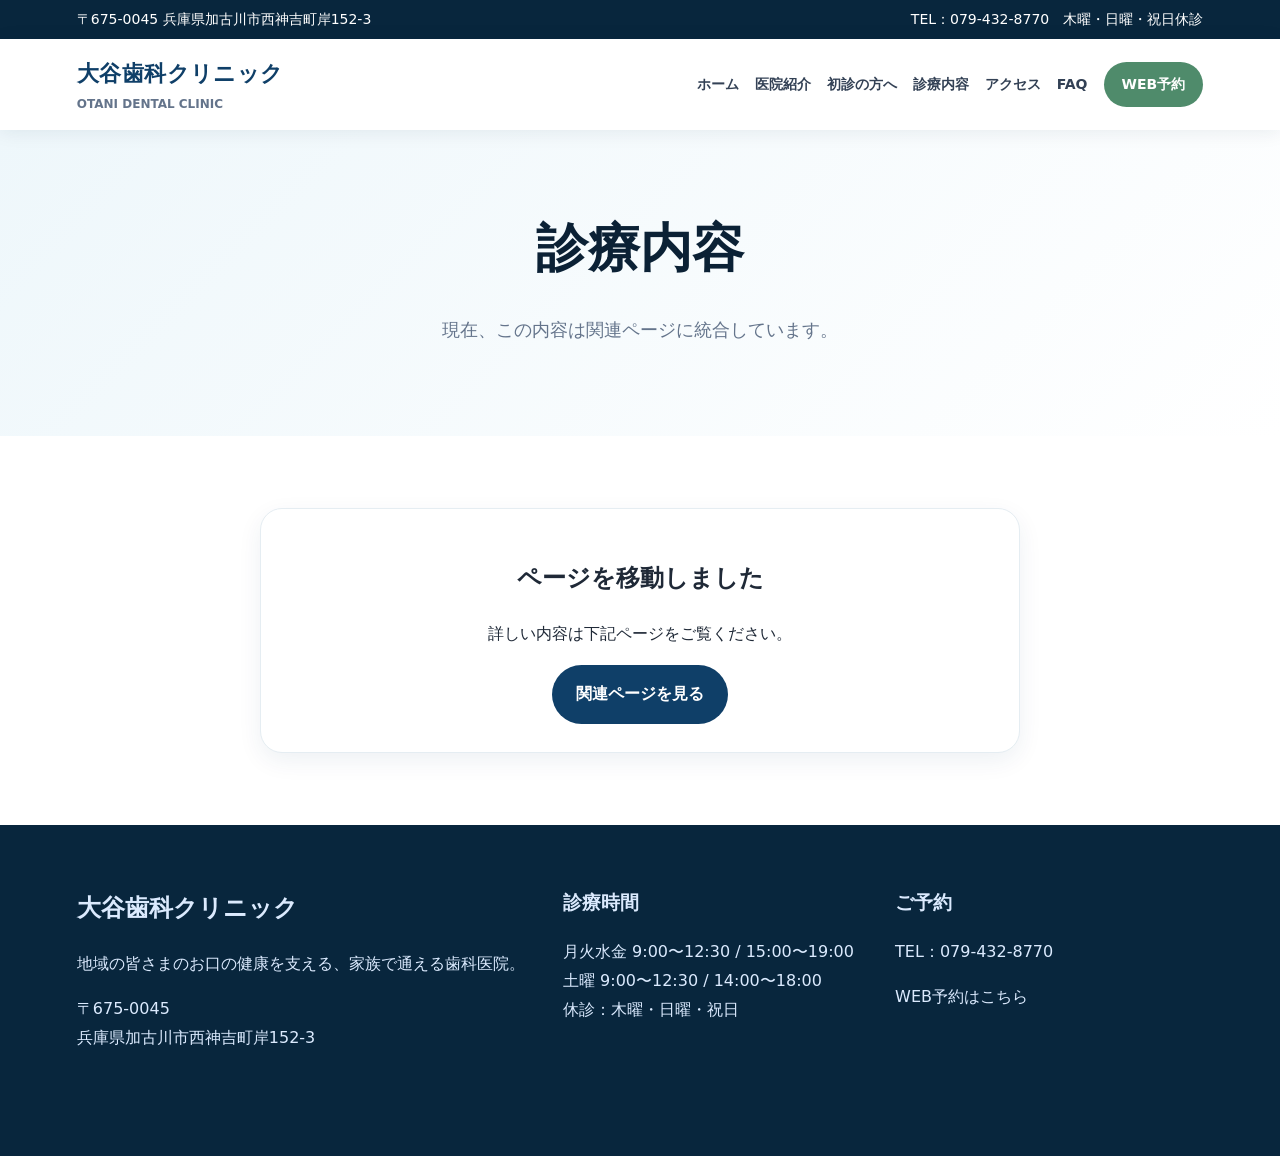
<file: case.html>
<!DOCTYPE html><html lang="ja"><head><meta charset="UTF-8"><meta name="viewport" content="width=device-width, initial-scale=1"><title>診療内容｜大谷歯科クリニック</title><meta name="description" content="大谷歯科クリニック｜加古川市・宝殿駅近くの歯科医院"><link rel="stylesheet" href="style.css"></head><body><div class="topbar"><span>〒675-0045 兵庫県加古川市西神吉町岸152-3</span><span>TEL：079-432-8770　木曜・日曜・祝日休診</span></div>
<header class="header">
  <a class="logo" href="index.html">大谷歯科クリニック<small>OTANI DENTAL CLINIC</small></a>
  <nav>
    <a href="index.html">ホーム</a>
    <a href="about.html">医院紹介</a>
    <a href="first.html">初診の方へ</a>
    <a href="treatment.html">診療内容</a>
    <a href="access.html">アクセス</a>
    <a href="faq.html">FAQ</a>
    <a class="nav-btn" href="reservation.html">WEB予約</a>
  </nav>
</header><main><section class="page-hero"><h1>診療内容</h1><p>現在、この内容は関連ページに統合しています。</p></section><section class="section"><div class="card" style="max-width:760px;margin:auto;text-align:center"><h2>ページを移動しました</h2><p>詳しい内容は下記ページをご覧ください。</p><a class="btn primary" href="treatment.html">関連ページを見る</a></div></section></main><div class="fixed-cta"><a href="tel:0794328770">電話する</a><a href="reservation.html">WEB予約</a></div>
<footer class="footer">
  <div class="footer-grid">
    <div><h2>大谷歯科クリニック</h2><p>地域の皆さまのお口の健康を支える、家族で通える歯科医院。</p><p>〒675-0045<br>兵庫県加古川市西神吉町岸152-3</p></div>
    <div><h3>診療時間</h3><p>月火水金 9:00〜12:30 / 15:00〜19:00<br>土曜 9:00〜12:30 / 14:00〜18:00<br>休診：木曜・日曜・祝日</p></div>
    <div><h3>ご予約</h3><p><a href="tel:0794328770">TEL：079-432-8770</a></p><p><a href="reservation.html">WEB予約はこちら</a></p></div>
  </div>
</footer></body></html>
</file>
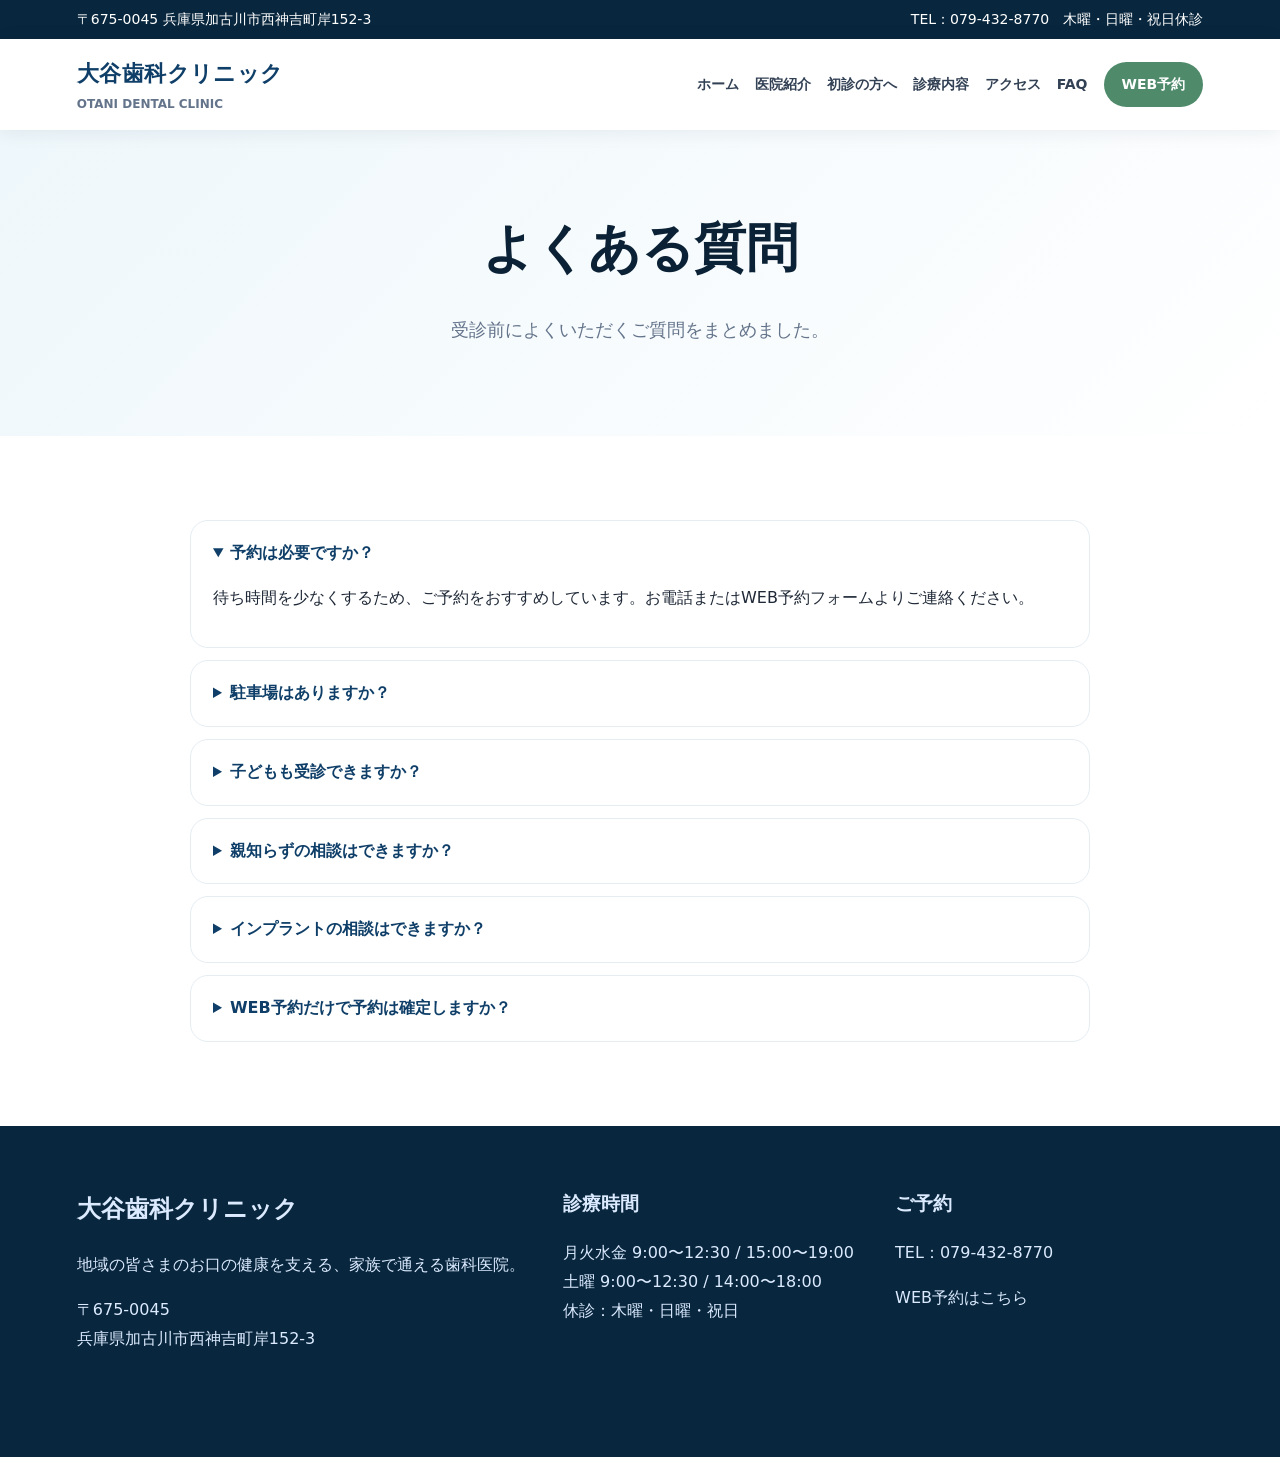
<file: faq.html>
<!DOCTYPE html><html lang="ja"><head><meta charset="UTF-8"><meta name="viewport" content="width=device-width, initial-scale=1"><title>faq｜大谷歯科クリニック</title><meta name="description" content="大谷歯科クリニック｜加古川市・宝殿駅近くの歯科医院"><link rel="stylesheet" href="style.css"></head><body><div class="topbar"><span>〒675-0045 兵庫県加古川市西神吉町岸152-3</span><span>TEL：079-432-8770　木曜・日曜・祝日休診</span></div>
<header class="header">
  <a class="logo" href="index.html">大谷歯科クリニック<small>OTANI DENTAL CLINIC</small></a>
  <nav>
    <a href="index.html">ホーム</a>
    <a href="about.html">医院紹介</a>
    <a href="first.html">初診の方へ</a>
    <a href="treatment.html">診療内容</a>
    <a href="access.html">アクセス</a>
    <a href="faq.html">FAQ</a>
    <a class="nav-btn" href="reservation.html">WEB予約</a>
  </nav>
</header><main><section class="page-hero"><h1>よくある質問</h1><p>受診前によくいただくご質問をまとめました。</p></section><section class="section"><div class="faq">
<details open><summary>予約は必要ですか？</summary><p>待ち時間を少なくするため、ご予約をおすすめしています。お電話またはWEB予約フォームよりご連絡ください。</p></details>
<details><summary>駐車場はありますか？</summary><p>はい、駐車場がございます。お車でもご来院いただけます。</p></details>
<details><summary>子どもも受診できますか？</summary><p>はい。小児歯科にも対応しています。怖がるお子さまにも、できるだけ無理のないように進めます。</p></details>
<details><summary>親知らずの相談はできますか？</summary><p>はい。口腔外科のご相談に対応しています。必要に応じてCT検査を行い、状態を確認します。</p></details>
<details><summary>インプラントの相談はできますか？</summary><p>はい。CTを活用し、骨の状態などを確認しながらご相談に対応します。</p></details>
<details><summary>WEB予約だけで予約は確定しますか？</summary><p>WEB予約フォーム送信後、医院からの確認連絡をもって予約確定となります。お急ぎの場合はお電話ください。</p></details>
</div></section></main><div class="fixed-cta"><a href="tel:0794328770">電話する</a><a href="reservation.html">WEB予約</a></div>
<footer class="footer">
  <div class="footer-grid">
    <div><h2>大谷歯科クリニック</h2><p>地域の皆さまのお口の健康を支える、家族で通える歯科医院。</p><p>〒675-0045<br>兵庫県加古川市西神吉町岸152-3</p></div>
    <div><h3>診療時間</h3><p>月火水金 9:00〜12:30 / 15:00〜19:00<br>土曜 9:00〜12:30 / 14:00〜18:00<br>休診：木曜・日曜・祝日</p></div>
    <div><h3>ご予約</h3><p><a href="tel:0794328770">TEL：079-432-8770</a></p><p><a href="reservation.html">WEB予約はこちら</a></p></div>
  </div>
</footer></body></html>
</file>
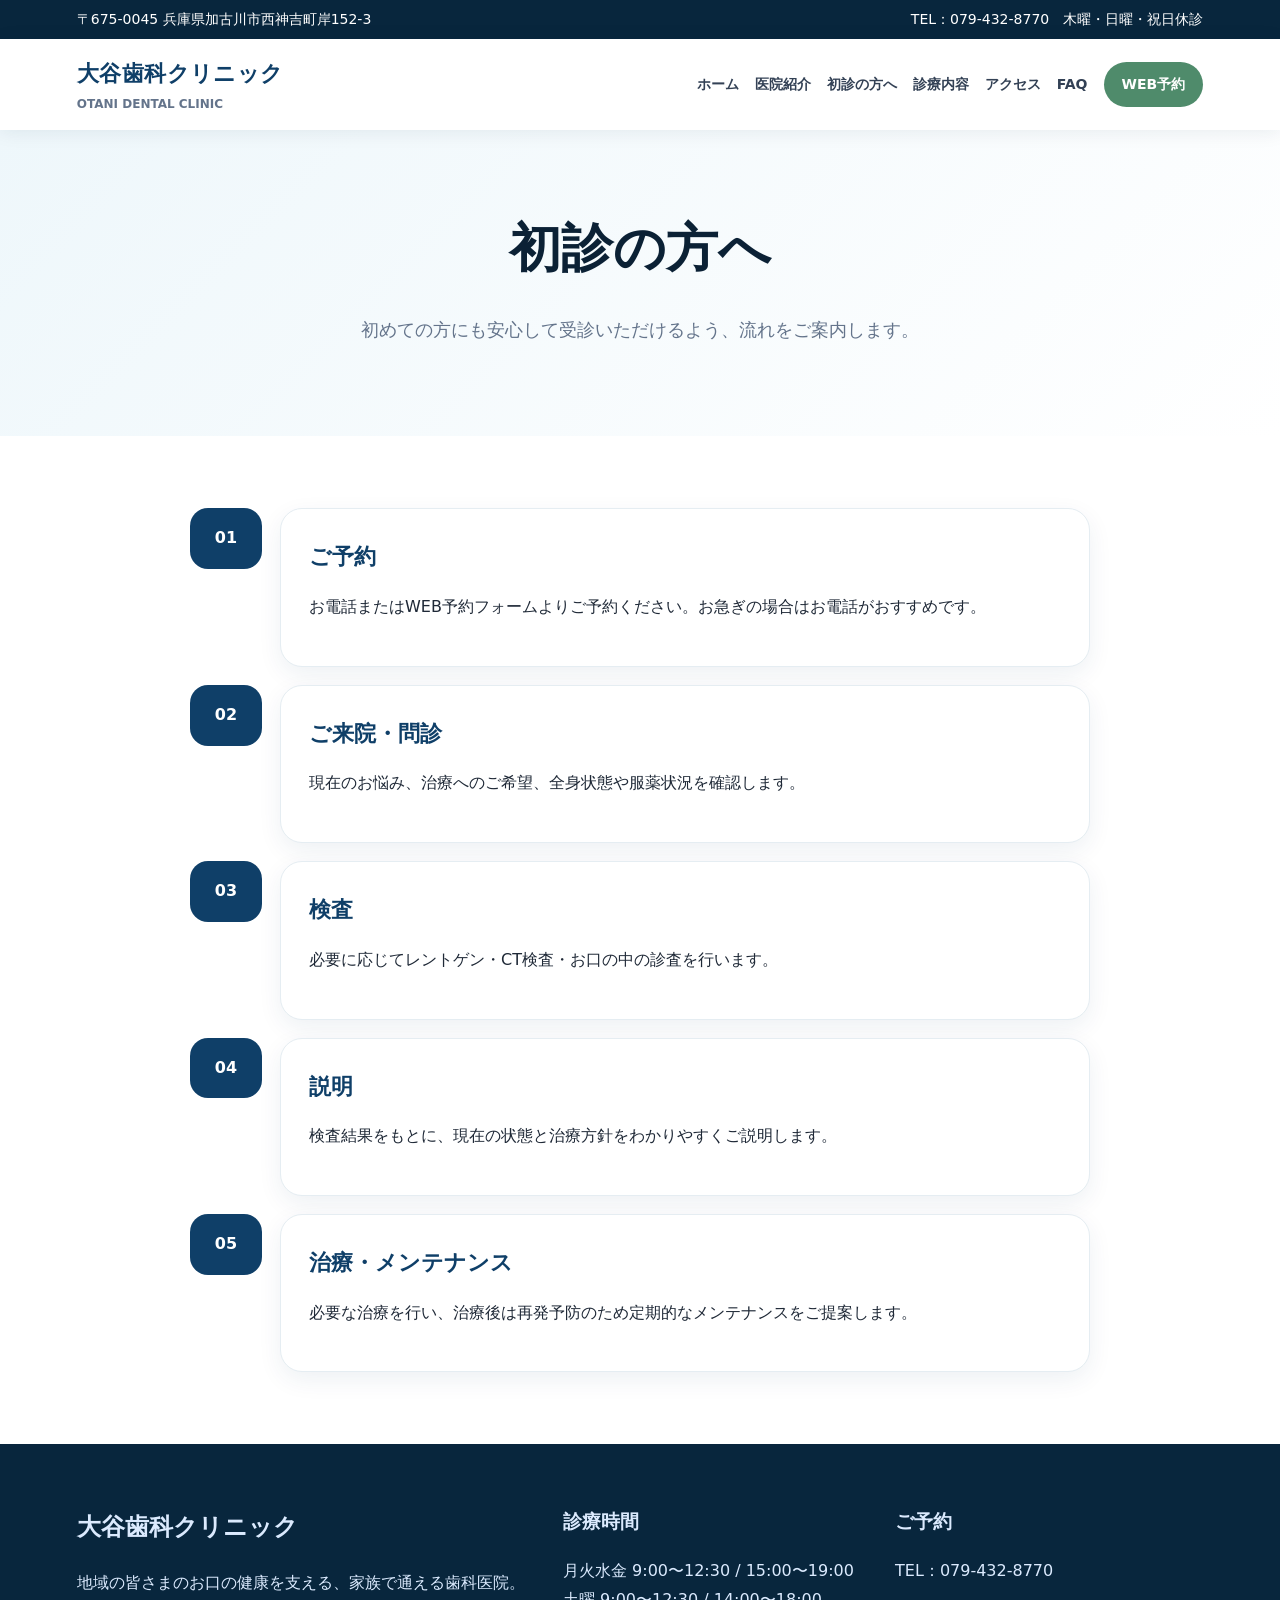
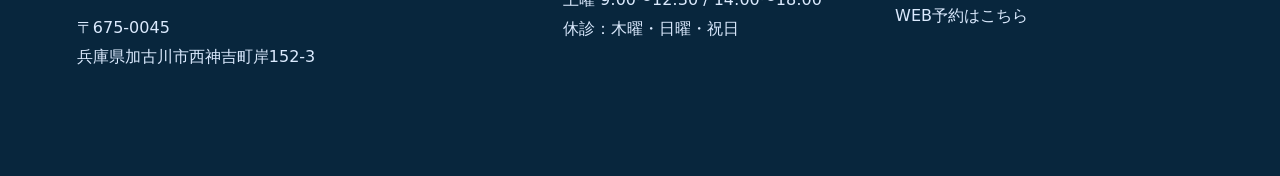
<file: first.html>
<!DOCTYPE html><html lang="ja"><head><meta charset="UTF-8"><meta name="viewport" content="width=device-width, initial-scale=1"><title>first｜大谷歯科クリニック</title><meta name="description" content="大谷歯科クリニック｜加古川市・宝殿駅近くの歯科医院"><link rel="stylesheet" href="style.css"></head><body><div class="topbar"><span>〒675-0045 兵庫県加古川市西神吉町岸152-3</span><span>TEL：079-432-8770　木曜・日曜・祝日休診</span></div>
<header class="header">
  <a class="logo" href="index.html">大谷歯科クリニック<small>OTANI DENTAL CLINIC</small></a>
  <nav>
    <a href="index.html">ホーム</a>
    <a href="about.html">医院紹介</a>
    <a href="first.html">初診の方へ</a>
    <a href="treatment.html">診療内容</a>
    <a href="access.html">アクセス</a>
    <a href="faq.html">FAQ</a>
    <a class="nav-btn" href="reservation.html">WEB予約</a>
  </nav>
</header><main><section class="page-hero"><h1>初診の方へ</h1><p>初めての方にも安心して受診いただけるよう、流れをご案内します。</p></section><section class="section"><div class="timeline">
<div class="step"><div class="num">01</div><div class="card"><h3>ご予約</h3><p>お電話またはWEB予約フォームよりご予約ください。お急ぎの場合はお電話がおすすめです。</p></div></div>
<div class="step"><div class="num">02</div><div class="card"><h3>ご来院・問診</h3><p>現在のお悩み、治療へのご希望、全身状態や服薬状況を確認します。</p></div></div>
<div class="step"><div class="num">03</div><div class="card"><h3>検査</h3><p>必要に応じてレントゲン・CT検査・お口の中の診査を行います。</p></div></div>
<div class="step"><div class="num">04</div><div class="card"><h3>説明</h3><p>検査結果をもとに、現在の状態と治療方針をわかりやすくご説明します。</p></div></div>
<div class="step"><div class="num">05</div><div class="card"><h3>治療・メンテナンス</h3><p>必要な治療を行い、治療後は再発予防のため定期的なメンテナンスをご提案します。</p></div></div>
</div></section></main><div class="fixed-cta"><a href="tel:0794328770">電話する</a><a href="reservation.html">WEB予約</a></div>
<footer class="footer">
  <div class="footer-grid">
    <div><h2>大谷歯科クリニック</h2><p>地域の皆さまのお口の健康を支える、家族で通える歯科医院。</p><p>〒675-0045<br>兵庫県加古川市西神吉町岸152-3</p></div>
    <div><h3>診療時間</h3><p>月火水金 9:00〜12:30 / 15:00〜19:00<br>土曜 9:00〜12:30 / 14:00〜18:00<br>休診：木曜・日曜・祝日</p></div>
    <div><h3>ご予約</h3><p><a href="tel:0794328770">TEL：079-432-8770</a></p><p><a href="reservation.html">WEB予約はこちら</a></p></div>
  </div>
</footer></body></html>
</file>
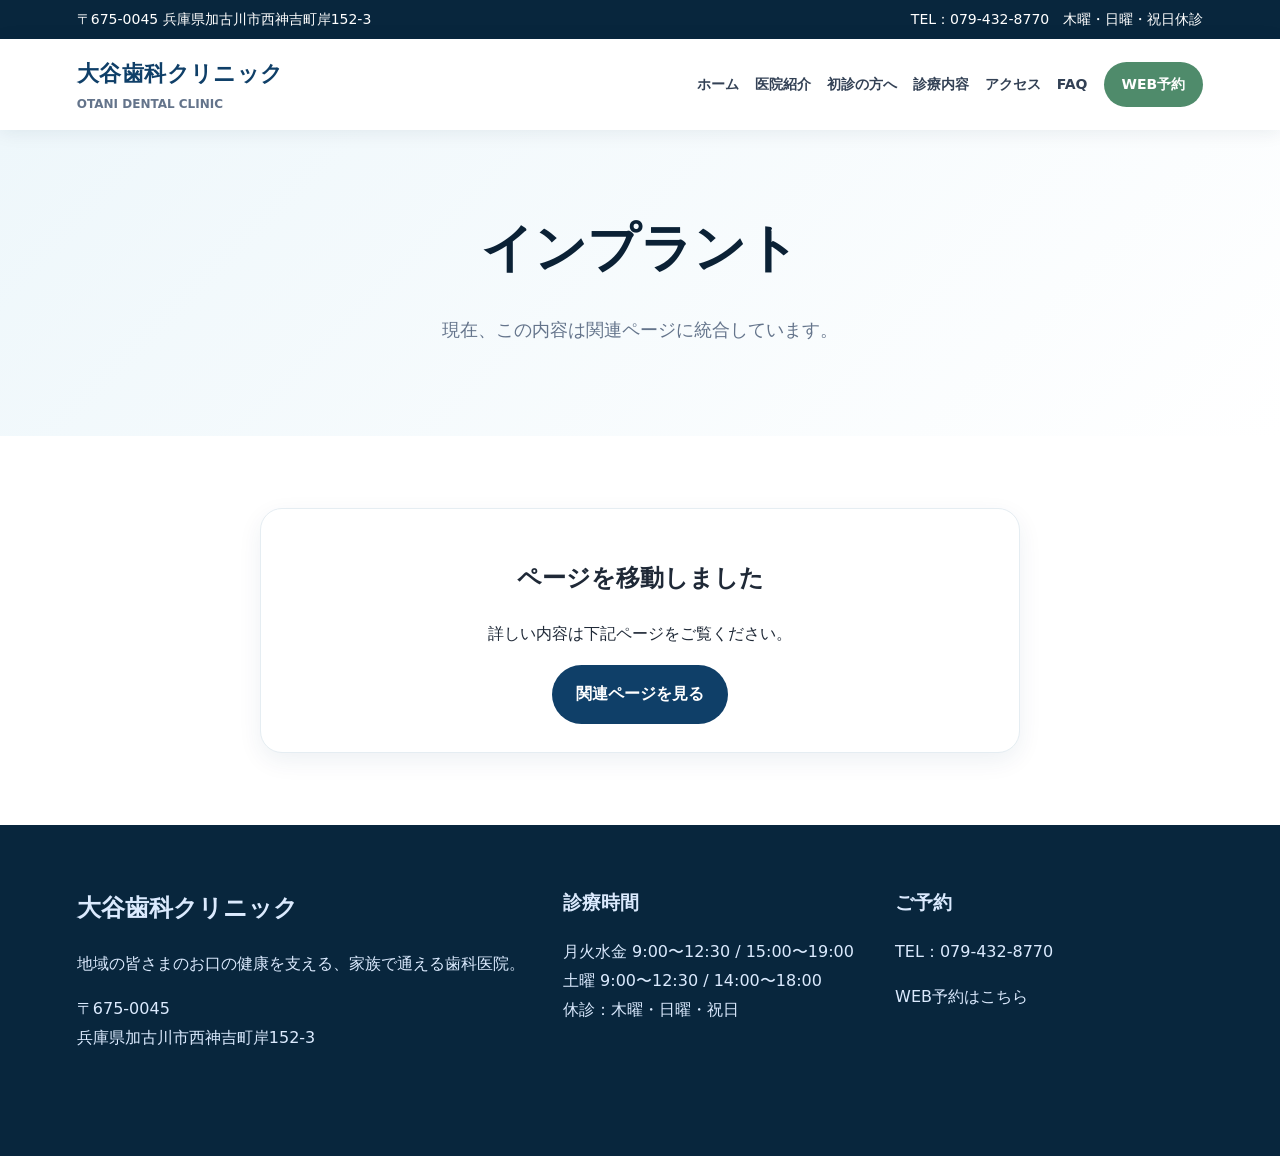
<file: implant.html>
<!DOCTYPE html><html lang="ja"><head><meta charset="UTF-8"><meta name="viewport" content="width=device-width, initial-scale=1"><title>インプラント｜大谷歯科クリニック</title><meta name="description" content="大谷歯科クリニック｜加古川市・宝殿駅近くの歯科医院"><link rel="stylesheet" href="style.css"></head><body><div class="topbar"><span>〒675-0045 兵庫県加古川市西神吉町岸152-3</span><span>TEL：079-432-8770　木曜・日曜・祝日休診</span></div>
<header class="header">
  <a class="logo" href="index.html">大谷歯科クリニック<small>OTANI DENTAL CLINIC</small></a>
  <nav>
    <a href="index.html">ホーム</a>
    <a href="about.html">医院紹介</a>
    <a href="first.html">初診の方へ</a>
    <a href="treatment.html">診療内容</a>
    <a href="access.html">アクセス</a>
    <a href="faq.html">FAQ</a>
    <a class="nav-btn" href="reservation.html">WEB予約</a>
  </nav>
</header><main><section class="page-hero"><h1>インプラント</h1><p>現在、この内容は関連ページに統合しています。</p></section><section class="section"><div class="card" style="max-width:760px;margin:auto;text-align:center"><h2>ページを移動しました</h2><p>詳しい内容は下記ページをご覧ください。</p><a class="btn primary" href="treatment.html">関連ページを見る</a></div></section></main><div class="fixed-cta"><a href="tel:0794328770">電話する</a><a href="reservation.html">WEB予約</a></div>
<footer class="footer">
  <div class="footer-grid">
    <div><h2>大谷歯科クリニック</h2><p>地域の皆さまのお口の健康を支える、家族で通える歯科医院。</p><p>〒675-0045<br>兵庫県加古川市西神吉町岸152-3</p></div>
    <div><h3>診療時間</h3><p>月火水金 9:00〜12:30 / 15:00〜19:00<br>土曜 9:00〜12:30 / 14:00〜18:00<br>休診：木曜・日曜・祝日</p></div>
    <div><h3>ご予約</h3><p><a href="tel:0794328770">TEL：079-432-8770</a></p><p><a href="reservation.html">WEB予約はこちら</a></p></div>
  </div>
</footer></body></html>
</file>
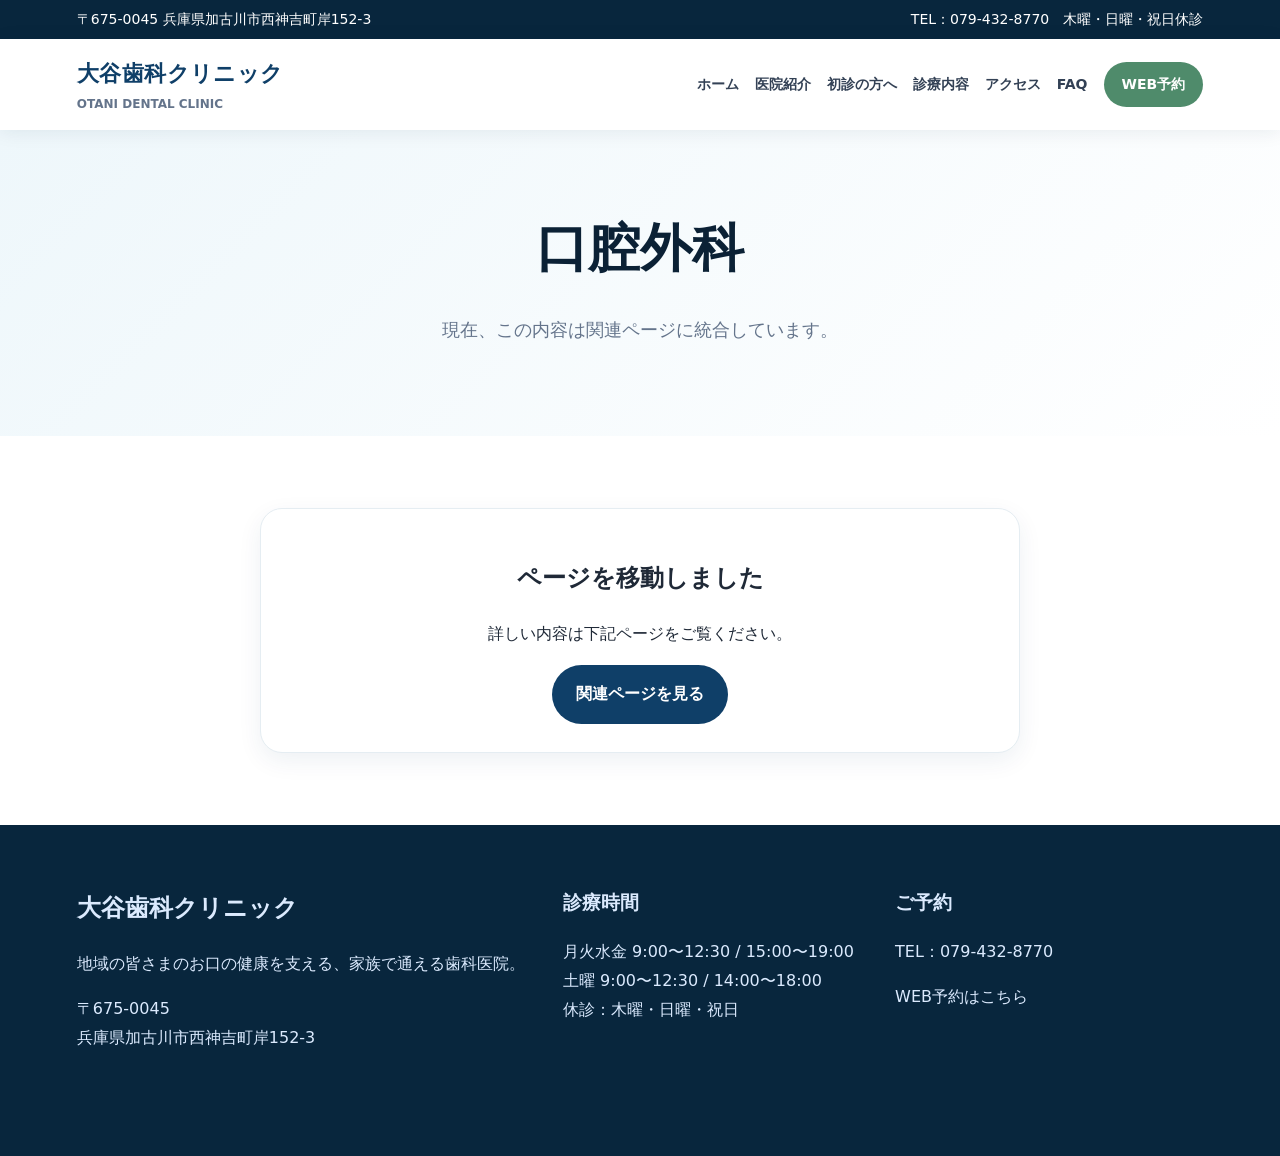
<file: oral-surgery.html>
<!DOCTYPE html><html lang="ja"><head><meta charset="UTF-8"><meta name="viewport" content="width=device-width, initial-scale=1"><title>口腔外科｜大谷歯科クリニック</title><meta name="description" content="大谷歯科クリニック｜加古川市・宝殿駅近くの歯科医院"><link rel="stylesheet" href="style.css"></head><body><div class="topbar"><span>〒675-0045 兵庫県加古川市西神吉町岸152-3</span><span>TEL：079-432-8770　木曜・日曜・祝日休診</span></div>
<header class="header">
  <a class="logo" href="index.html">大谷歯科クリニック<small>OTANI DENTAL CLINIC</small></a>
  <nav>
    <a href="index.html">ホーム</a>
    <a href="about.html">医院紹介</a>
    <a href="first.html">初診の方へ</a>
    <a href="treatment.html">診療内容</a>
    <a href="access.html">アクセス</a>
    <a href="faq.html">FAQ</a>
    <a class="nav-btn" href="reservation.html">WEB予約</a>
  </nav>
</header><main><section class="page-hero"><h1>口腔外科</h1><p>現在、この内容は関連ページに統合しています。</p></section><section class="section"><div class="card" style="max-width:760px;margin:auto;text-align:center"><h2>ページを移動しました</h2><p>詳しい内容は下記ページをご覧ください。</p><a class="btn primary" href="treatment.html">関連ページを見る</a></div></section></main><div class="fixed-cta"><a href="tel:0794328770">電話する</a><a href="reservation.html">WEB予約</a></div>
<footer class="footer">
  <div class="footer-grid">
    <div><h2>大谷歯科クリニック</h2><p>地域の皆さまのお口の健康を支える、家族で通える歯科医院。</p><p>〒675-0045<br>兵庫県加古川市西神吉町岸152-3</p></div>
    <div><h3>診療時間</h3><p>月火水金 9:00〜12:30 / 15:00〜19:00<br>土曜 9:00〜12:30 / 14:00〜18:00<br>休診：木曜・日曜・祝日</p></div>
    <div><h3>ご予約</h3><p><a href="tel:0794328770">TEL：079-432-8770</a></p><p><a href="reservation.html">WEB予約はこちら</a></p></div>
  </div>
</footer></body></html>
</file>
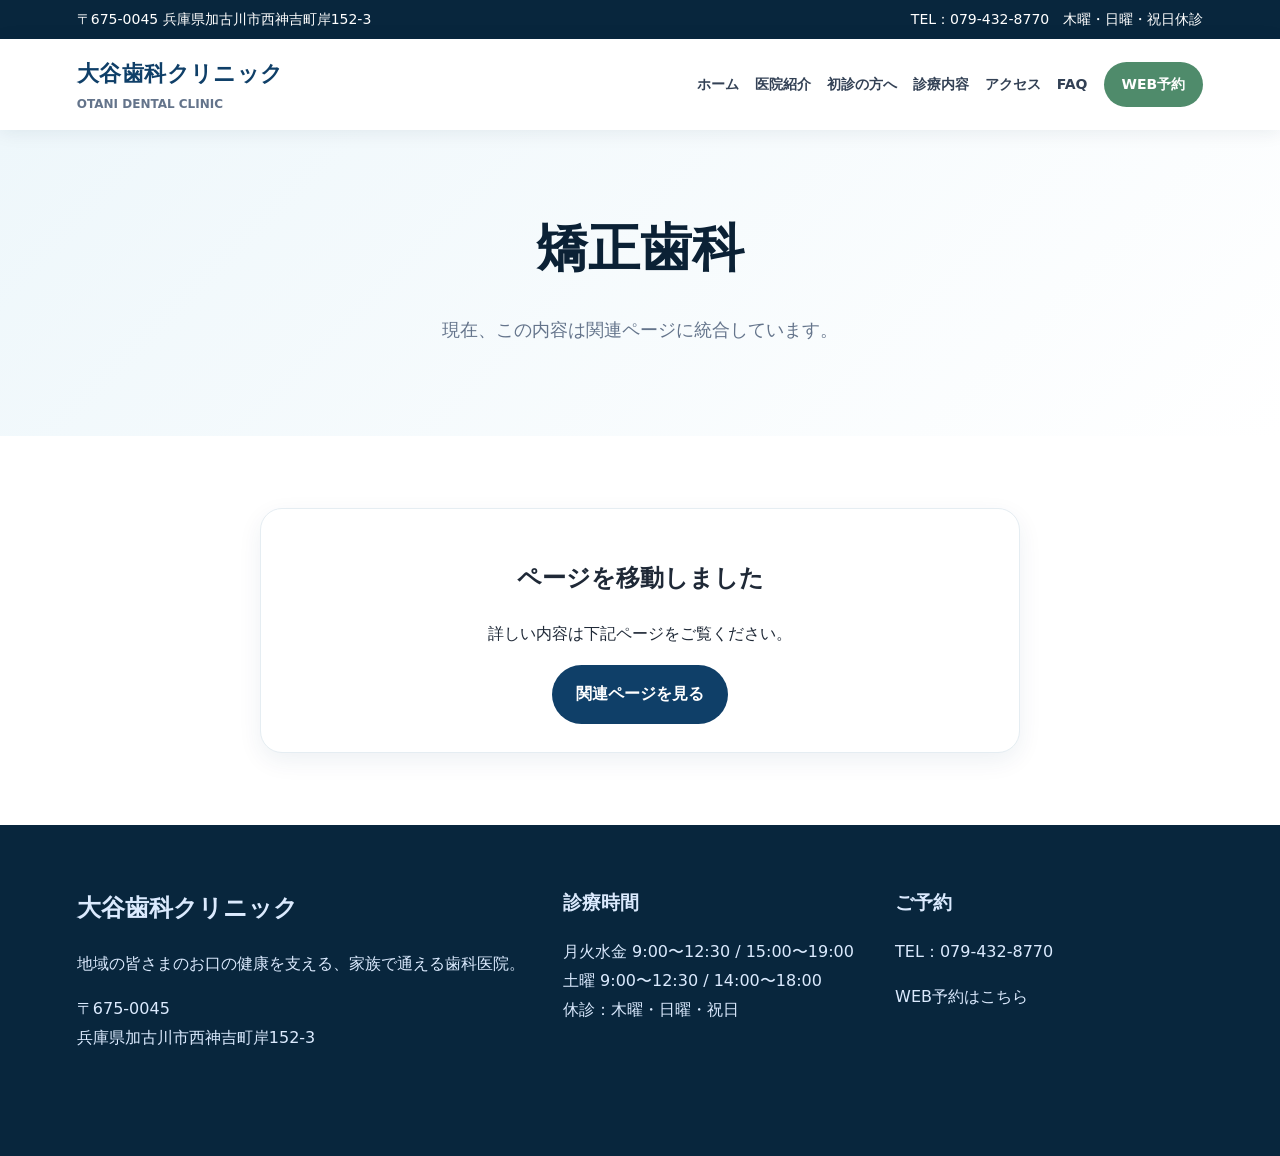
<file: ortho.html>
<!DOCTYPE html><html lang="ja"><head><meta charset="UTF-8"><meta name="viewport" content="width=device-width, initial-scale=1"><title>矯正歯科｜大谷歯科クリニック</title><meta name="description" content="大谷歯科クリニック｜加古川市・宝殿駅近くの歯科医院"><link rel="stylesheet" href="style.css"></head><body><div class="topbar"><span>〒675-0045 兵庫県加古川市西神吉町岸152-3</span><span>TEL：079-432-8770　木曜・日曜・祝日休診</span></div>
<header class="header">
  <a class="logo" href="index.html">大谷歯科クリニック<small>OTANI DENTAL CLINIC</small></a>
  <nav>
    <a href="index.html">ホーム</a>
    <a href="about.html">医院紹介</a>
    <a href="first.html">初診の方へ</a>
    <a href="treatment.html">診療内容</a>
    <a href="access.html">アクセス</a>
    <a href="faq.html">FAQ</a>
    <a class="nav-btn" href="reservation.html">WEB予約</a>
  </nav>
</header><main><section class="page-hero"><h1>矯正歯科</h1><p>現在、この内容は関連ページに統合しています。</p></section><section class="section"><div class="card" style="max-width:760px;margin:auto;text-align:center"><h2>ページを移動しました</h2><p>詳しい内容は下記ページをご覧ください。</p><a class="btn primary" href="treatment.html">関連ページを見る</a></div></section></main><div class="fixed-cta"><a href="tel:0794328770">電話する</a><a href="reservation.html">WEB予約</a></div>
<footer class="footer">
  <div class="footer-grid">
    <div><h2>大谷歯科クリニック</h2><p>地域の皆さまのお口の健康を支える、家族で通える歯科医院。</p><p>〒675-0045<br>兵庫県加古川市西神吉町岸152-3</p></div>
    <div><h3>診療時間</h3><p>月火水金 9:00〜12:30 / 15:00〜19:00<br>土曜 9:00〜12:30 / 14:00〜18:00<br>休診：木曜・日曜・祝日</p></div>
    <div><h3>ご予約</h3><p><a href="tel:0794328770">TEL：079-432-8770</a></p><p><a href="reservation.html">WEB予約はこちら</a></p></div>
  </div>
</footer></body></html>
</file>
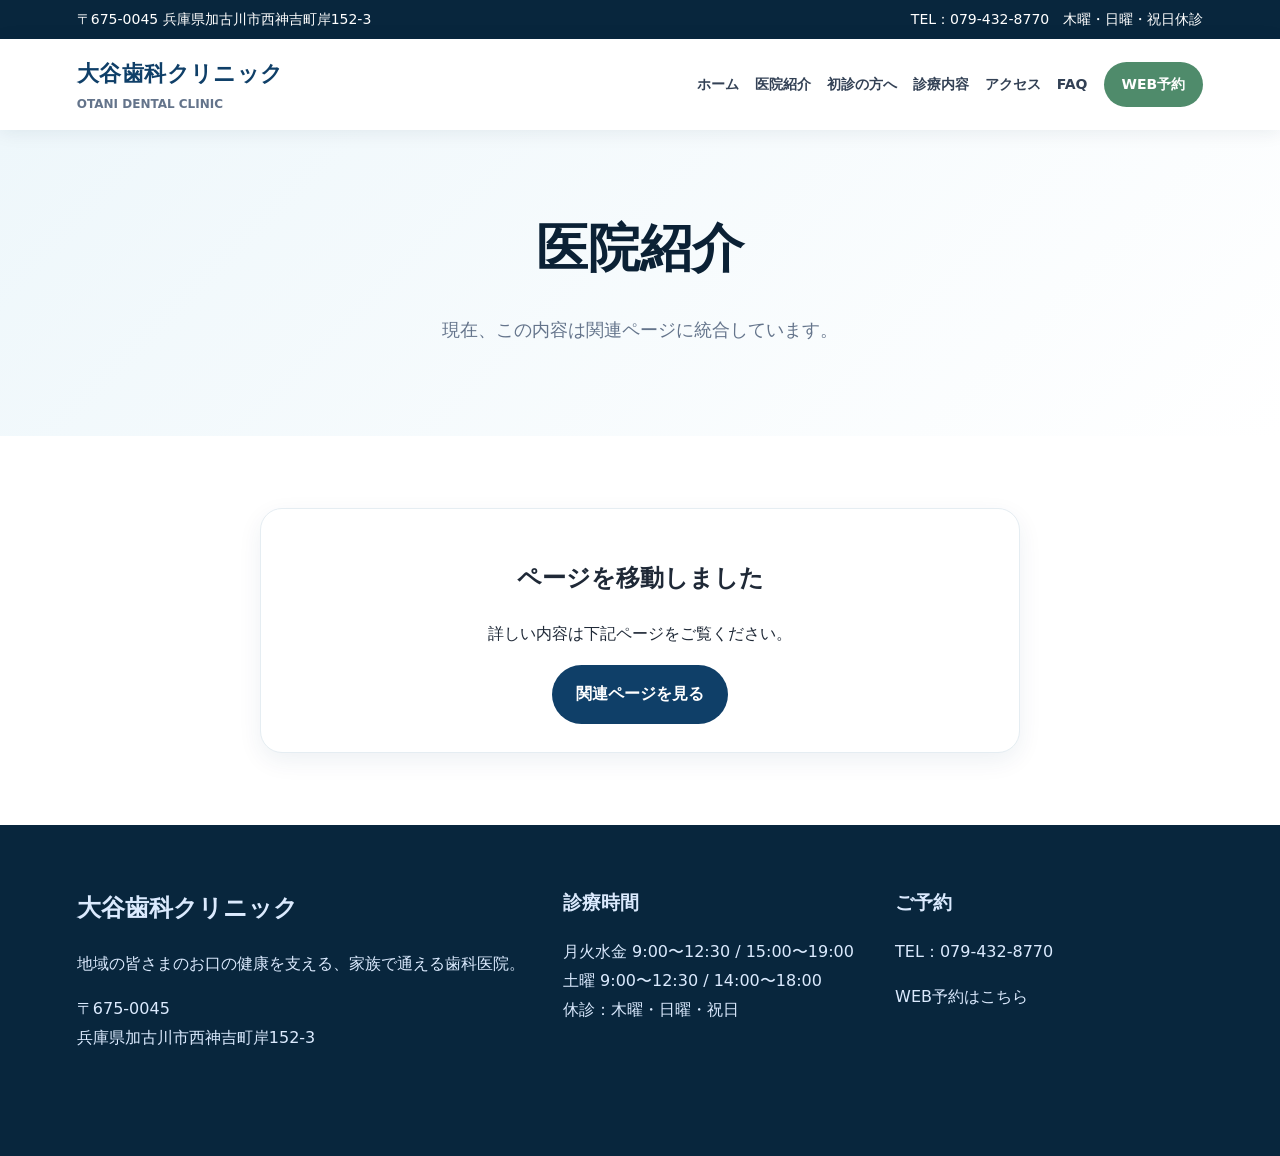
<file: recruit.html>
<!DOCTYPE html><html lang="ja"><head><meta charset="UTF-8"><meta name="viewport" content="width=device-width, initial-scale=1"><title>医院紹介｜大谷歯科クリニック</title><meta name="description" content="大谷歯科クリニック｜加古川市・宝殿駅近くの歯科医院"><link rel="stylesheet" href="style.css"></head><body><div class="topbar"><span>〒675-0045 兵庫県加古川市西神吉町岸152-3</span><span>TEL：079-432-8770　木曜・日曜・祝日休診</span></div>
<header class="header">
  <a class="logo" href="index.html">大谷歯科クリニック<small>OTANI DENTAL CLINIC</small></a>
  <nav>
    <a href="index.html">ホーム</a>
    <a href="about.html">医院紹介</a>
    <a href="first.html">初診の方へ</a>
    <a href="treatment.html">診療内容</a>
    <a href="access.html">アクセス</a>
    <a href="faq.html">FAQ</a>
    <a class="nav-btn" href="reservation.html">WEB予約</a>
  </nav>
</header><main><section class="page-hero"><h1>医院紹介</h1><p>現在、この内容は関連ページに統合しています。</p></section><section class="section"><div class="card" style="max-width:760px;margin:auto;text-align:center"><h2>ページを移動しました</h2><p>詳しい内容は下記ページをご覧ください。</p><a class="btn primary" href="about.html">関連ページを見る</a></div></section></main><div class="fixed-cta"><a href="tel:0794328770">電話する</a><a href="reservation.html">WEB予約</a></div>
<footer class="footer">
  <div class="footer-grid">
    <div><h2>大谷歯科クリニック</h2><p>地域の皆さまのお口の健康を支える、家族で通える歯科医院。</p><p>〒675-0045<br>兵庫県加古川市西神吉町岸152-3</p></div>
    <div><h3>診療時間</h3><p>月火水金 9:00〜12:30 / 15:00〜19:00<br>土曜 9:00〜12:30 / 14:00〜18:00<br>休診：木曜・日曜・祝日</p></div>
    <div><h3>ご予約</h3><p><a href="tel:0794328770">TEL：079-432-8770</a></p><p><a href="reservation.html">WEB予約はこちら</a></p></div>
  </div>
</footer></body></html>
</file>
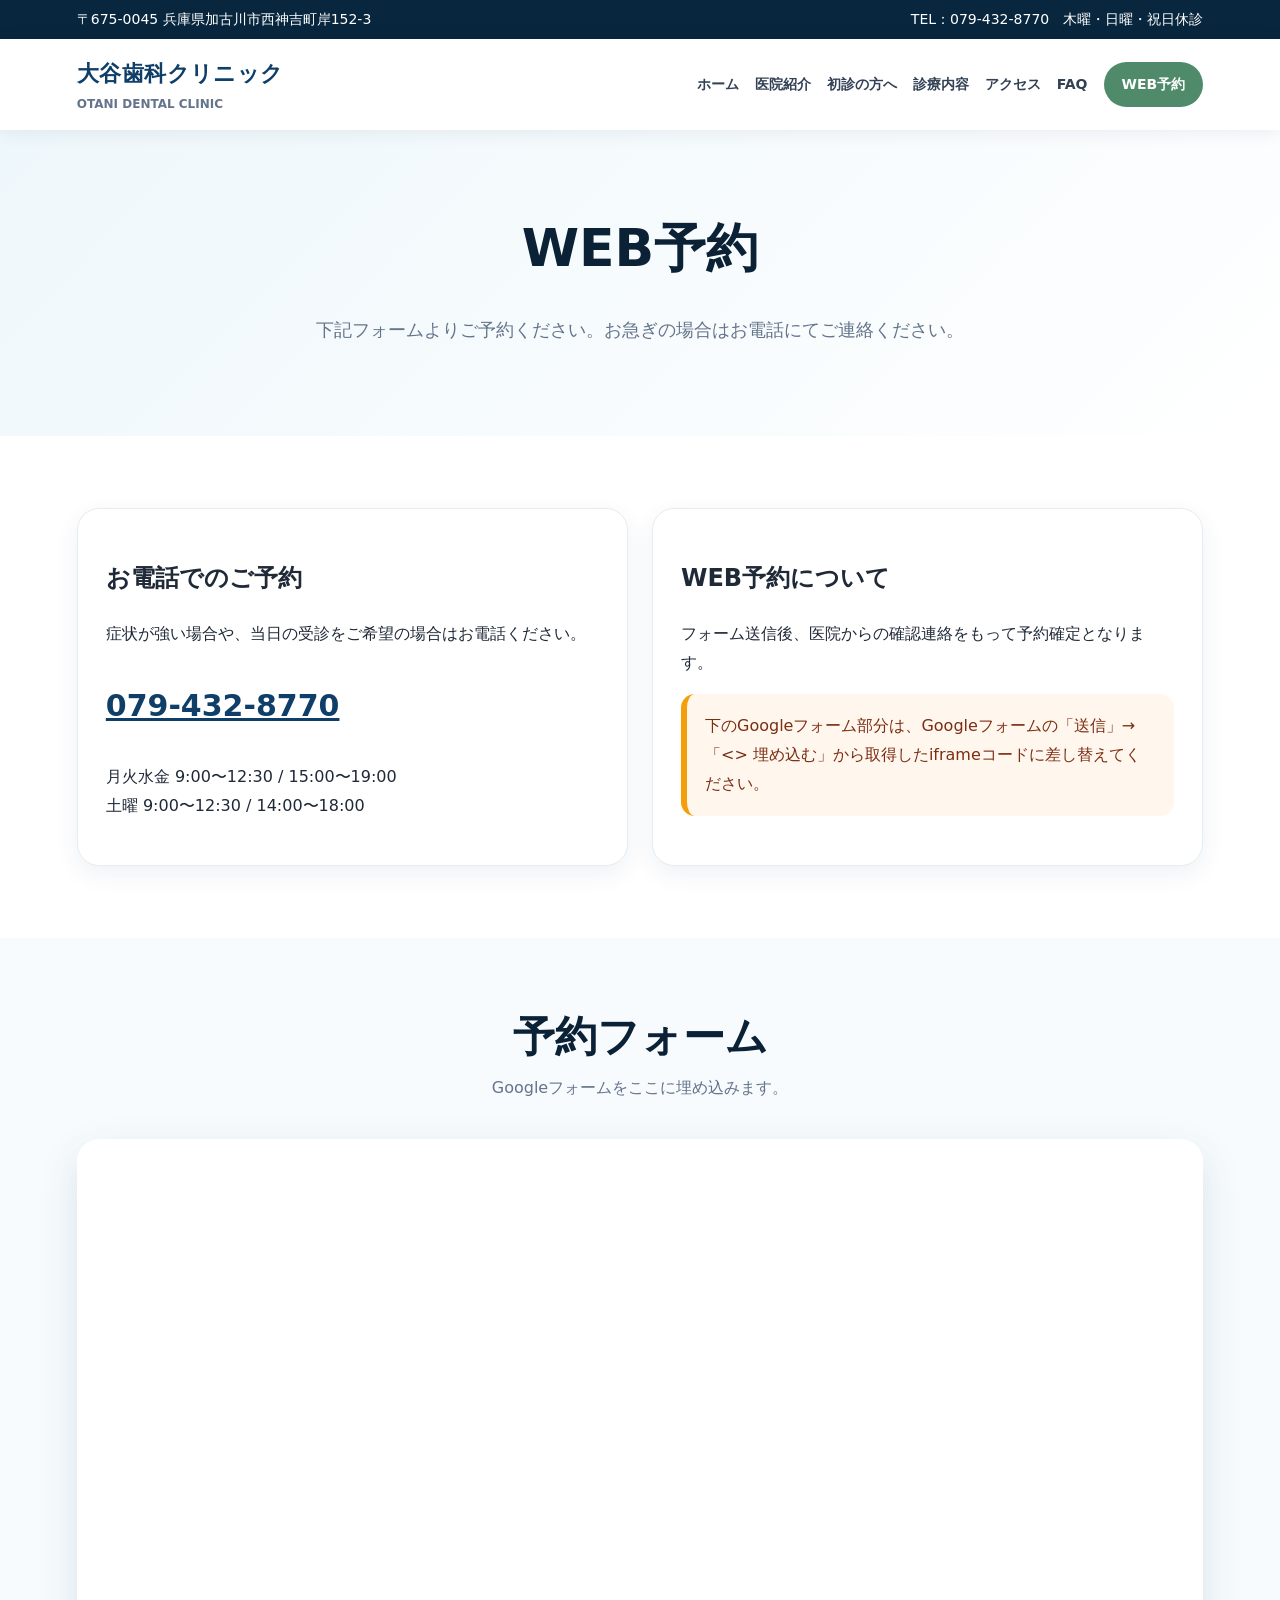
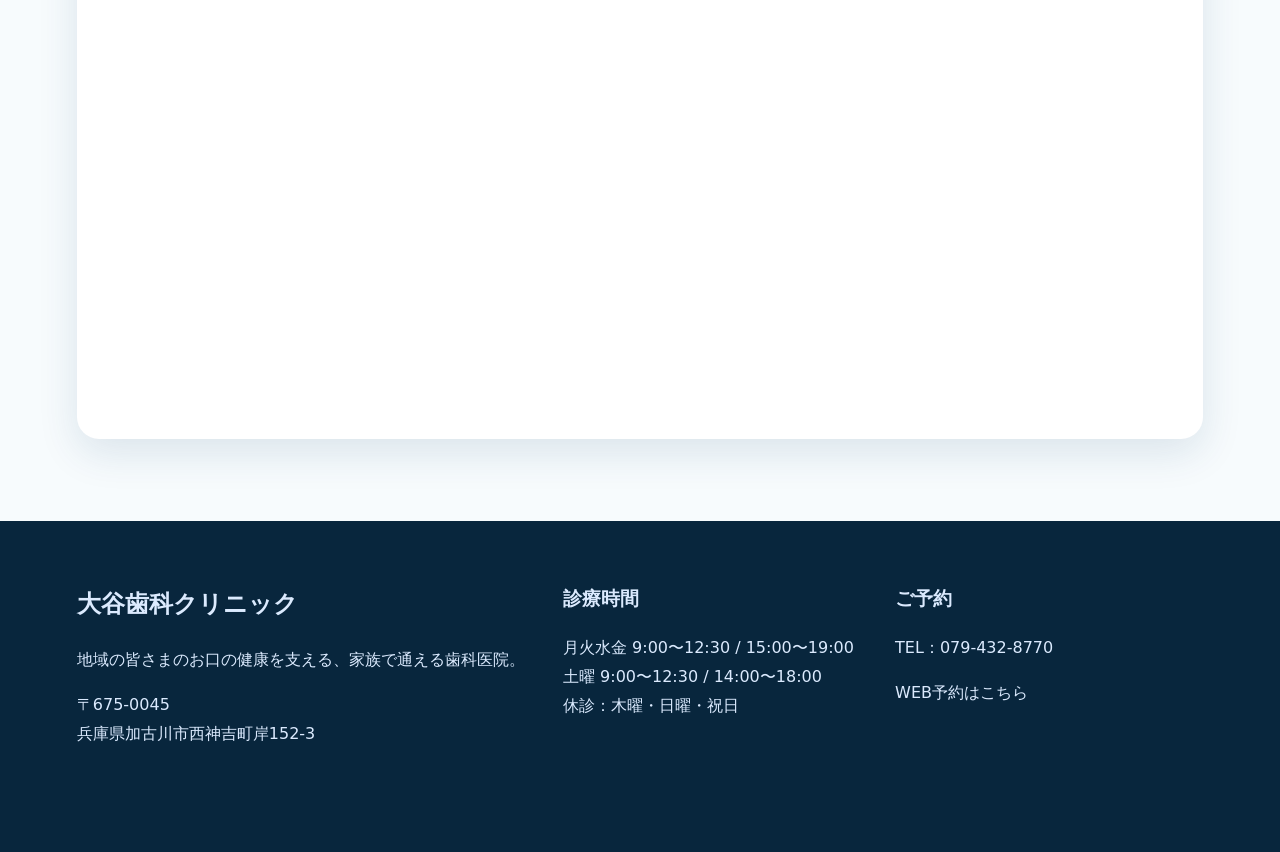
<file: reservation.html>
<!DOCTYPE html><html lang="ja"><head><meta charset="UTF-8"><meta name="viewport" content="width=device-width, initial-scale=1"><title>reservation｜大谷歯科クリニック</title><meta name="description" content="大谷歯科クリニック｜加古川市・宝殿駅近くの歯科医院"><link rel="stylesheet" href="style.css"></head><body><div class="topbar"><span>〒675-0045 兵庫県加古川市西神吉町岸152-3</span><span>TEL：079-432-8770　木曜・日曜・祝日休診</span></div>
<header class="header">
  <a class="logo" href="index.html">大谷歯科クリニック<small>OTANI DENTAL CLINIC</small></a>
  <nav>
    <a href="index.html">ホーム</a>
    <a href="about.html">医院紹介</a>
    <a href="first.html">初診の方へ</a>
    <a href="treatment.html">診療内容</a>
    <a href="access.html">アクセス</a>
    <a href="faq.html">FAQ</a>
    <a class="nav-btn" href="reservation.html">WEB予約</a>
  </nav>
</header><main><section class="page-hero"><h1>WEB予約</h1><p>下記フォームよりご予約ください。お急ぎの場合はお電話にてご連絡ください。</p></section><section class="section"><div class="grid two"><div class="card"><h2>お電話でのご予約</h2><p>症状が強い場合や、当日の受診をご希望の場合はお電話ください。</p><p style="font-size:30px;font-weight:900;color:var(--navy)"><a href="tel:0794328770">079-432-8770</a></p><p>月火水金 9:00〜12:30 / 15:00〜19:00<br>土曜 9:00〜12:30 / 14:00〜18:00</p></div><div class="card"><h2>WEB予約について</h2><p>フォーム送信後、医院からの確認連絡をもって予約確定となります。</p><p class="notice">下のGoogleフォーム部分は、Googleフォームの「送信」→「<> 埋め込む」から取得したiframeコードに差し替えてください。</p></div></div></section><section class="section alt"><div class="section-title"><h2>予約フォーム</h2><p>Googleフォームをここに埋め込みます。</p></div><iframe class="form-frame" src="https://docs.google.com/forms/d/e/あなたのフォームID/viewform?embedded=true">読み込んでいます…</iframe></section></main><div class="fixed-cta"><a href="tel:0794328770">電話する</a><a href="reservation.html">WEB予約</a></div>
<footer class="footer">
  <div class="footer-grid">
    <div><h2>大谷歯科クリニック</h2><p>地域の皆さまのお口の健康を支える、家族で通える歯科医院。</p><p>〒675-0045<br>兵庫県加古川市西神吉町岸152-3</p></div>
    <div><h3>診療時間</h3><p>月火水金 9:00〜12:30 / 15:00〜19:00<br>土曜 9:00〜12:30 / 14:00〜18:00<br>休診：木曜・日曜・祝日</p></div>
    <div><h3>ご予約</h3><p><a href="tel:0794328770">TEL：079-432-8770</a></p><p><a href="reservation.html">WEB予約はこちら</a></p></div>
  </div>
</footer></body></html>
</file>
<file: style.css>
:root{--navy:#0f3f68;--deep:#08263d;--green:#4f8b6b;--mint:#eef8f3;--sky:#eef7fb;--cream:#fffaf1;--text:#1f2937;--muted:#64748b;--line:#e5edf2;--shadow:0 14px 40px rgba(15,63,104,.12);--radius:22px}*{box-sizing:border-box}html{scroll-behavior:smooth}body{margin:0;font-family:"Hiragino Sans","Yu Gothic",system-ui,-apple-system,sans-serif;color:var(--text);background:#fff;line-height:1.8}a{color:inherit}.topbar{background:var(--deep);color:white;font-size:14px;padding:7px 6%;display:flex;justify-content:space-between;gap:16px;flex-wrap:wrap}.header{position:sticky;top:0;z-index:100;background:rgba(255,255,255,.96);backdrop-filter:blur(10px);box-shadow:0 2px 18px rgba(8,38,61,.08);display:flex;align-items:center;justify-content:space-between;padding:15px 6%}.logo{font-weight:900;text-decoration:none;color:var(--navy);font-size:22px;letter-spacing:.02em}.logo small{display:block;color:var(--muted);font-size:12px;font-weight:700;letter-spacing:0}nav{display:flex;align-items:center;gap:16px;flex-wrap:wrap}nav a{text-decoration:none;font-size:14px;font-weight:800;color:#334155}.nav-btn{background:var(--green);color:white!important;padding:10px 18px;border-radius:999px}.hero{display:grid;grid-template-columns:1.05fr .95fr;gap:46px;align-items:center;padding:70px 6% 60px;background:linear-gradient(135deg,var(--sky),#fff 52%,var(--mint))}.hero h1{font-size:clamp(34px,5vw,58px);line-height:1.28;margin:16px 0;color:#0b2135;letter-spacing:.02em}.lead{font-size:18px;color:#475569}.tag{display:inline-flex;gap:8px;align-items:center;background:white;color:var(--navy);border:1px solid var(--line);padding:8px 16px;border-radius:999px;font-weight:900;box-shadow:0 8px 24px rgba(15,63,104,.08)}.hero-card{background:white;border-radius:32px;box-shadow:var(--shadow);padding:18px}.hero-card img{width:100%;border-radius:24px;display:block;aspect-ratio:4/3;object-fit:cover}.photo-caption{font-size:13px;color:var(--muted);margin:10px 4px 0}.actions{display:flex;gap:12px;flex-wrap:wrap;margin-top:28px}.btn{display:inline-flex;align-items:center;justify-content:center;text-decoration:none;border-radius:999px;padding:13px 22px;font-weight:900;border:2px solid transparent}.btn.primary{background:var(--navy);color:#fff}.btn.green{background:var(--green);color:#fff}.btn.outline{background:#fff;color:var(--navy);border-color:var(--navy)}.section{padding:72px 6%}.section.alt{background:#f7fbfd}.section.mint{background:var(--mint)}.section-title{text-align:center;max-width:780px;margin:0 auto 36px}.section-title h2{font-size:clamp(28px,4vw,42px);line-height:1.3;color:#0b2135;margin:0 0 10px}.section-title p{color:var(--muted);margin:0}.grid{display:grid;gap:24px}.grid.three{grid-template-columns:repeat(3,1fr)}.grid.two{grid-template-columns:repeat(2,1fr)}.card{background:#fff;border:1px solid var(--line);border-radius:var(--radius);padding:28px;box-shadow:0 8px 24px rgba(15,63,104,.07)}.card h3{color:var(--navy);font-size:22px;margin:0 0 10px}.icon{width:46px;height:46px;border-radius:14px;background:var(--mint);color:var(--green);display:grid;place-items:center;font-weight:900;margin-bottom:14px}.feature-list{display:grid;grid-template-columns:repeat(3,1fr);gap:16px}.feature-list div{background:white;border:1px solid var(--line);border-radius:18px;padding:18px;font-weight:900;color:var(--navy);box-shadow:0 8px 22px rgba(15,63,104,.06)}.doctor{display:grid;grid-template-columns:.9fr 1.1fr;gap:36px;align-items:center;max-width:1060px;margin:auto}.doctor img,.round-img{width:100%;border-radius:28px;box-shadow:var(--shadow);object-fit:cover}.doctor h2{font-size:34px;color:#0b2135}.name{font-size:24px;font-weight:900;color:var(--navy)}.gallery{display:grid;grid-template-columns:repeat(4,1fr);gap:14px}.gallery figure{margin:0;position:relative;overflow:hidden;border-radius:18px;background:#ddd;box-shadow:0 8px 24px rgba(15,63,104,.08)}.gallery img{width:100%;height:210px;object-fit:cover;display:block;transition:.25s}.gallery figure:hover img{transform:scale(1.04)}.gallery figcaption{position:absolute;left:0;right:0;bottom:0;color:white;background:linear-gradient(transparent,rgba(0,0,0,.62));padding:34px 14px 12px;font-weight:900}.time-table{width:100%;border-collapse:collapse;background:#fff;border-radius:18px;overflow:hidden;box-shadow:var(--shadow)}.time-table th,.time-table td{border:1px solid var(--line);padding:13px;text-align:center}.time-table th{background:var(--navy);color:#fff}.time-table td:first-child{font-weight:900;color:var(--navy);text-align:left}.notice{background:#fff7ed;border-left:6px solid #f59e0b;padding:18px;border-radius:14px;color:#7c2d12}.page-hero{padding:72px 6%;background:linear-gradient(135deg,var(--sky),#fff);text-align:center}.page-hero h1{font-size:clamp(34px,5vw,52px);margin:0;color:#0b2135}.page-hero p{color:var(--muted);font-size:18px}.map{border:0;width:100%;height:420px;border-radius:22px;box-shadow:var(--shadow)}.fixed-cta{position:fixed;left:0;right:0;bottom:0;z-index:200;background:rgba(255,255,255,.96);box-shadow:0 -4px 18px rgba(8,38,61,.12);display:none;grid-template-columns:1fr 1fr}.fixed-cta a{text-align:center;text-decoration:none;padding:13px 6px;font-weight:900}.fixed-cta a:first-child{background:var(--navy);color:white}.fixed-cta a:last-child{background:var(--green);color:white}.footer{background:var(--deep);color:#dbeafe;padding:42px 6% 88px}.footer-grid{display:grid;grid-template-columns:1.2fr .8fr .8fr;gap:24px}.footer a{color:#dbeafe;text-decoration:none}.form-frame{width:100%;min-height:900px;border:0;border-radius:22px;background:white;box-shadow:var(--shadow)}.timeline{max-width:900px;margin:auto;display:grid;gap:18px}.step{display:grid;grid-template-columns:72px 1fr;gap:18px;align-items:start}.num{background:var(--navy);color:white;border-radius:18px;padding:16px;font-weight:900;text-align:center}.faq{max-width:900px;margin:auto}.faq details{background:white;border:1px solid var(--line);border-radius:18px;margin:12px 0;padding:18px 22px}.faq summary{font-weight:900;color:var(--navy);cursor:pointer}.treatment-card{display:flex;gap:16px;align-items:flex-start}@media(max-width:900px){.hero,.doctor,.grid.two,.grid.three,.footer-grid{grid-template-columns:1fr}.feature-list{grid-template-columns:1fr 1fr}.gallery{grid-template-columns:1fr 1fr}.header{display:block;text-align:center}.logo small{display:none}nav{justify-content:center;margin-top:10px;gap:10px}nav a{font-size:13px}.fixed-cta{display:grid}.topbar{display:none}}@media(max-width:560px){.hero,.section,.page-hero{padding-left:5%;padding-right:5%}.feature-list,.gallery{grid-template-columns:1fr}.gallery img{height:230px}.actions .btn{width:100%}.card{padding:22px}.time-table th,.time-table td{padding:9px;font-size:13px}.step{grid-template-columns:1fr}.num{width:72px}.footer{padding-bottom:90px}}
</file>
